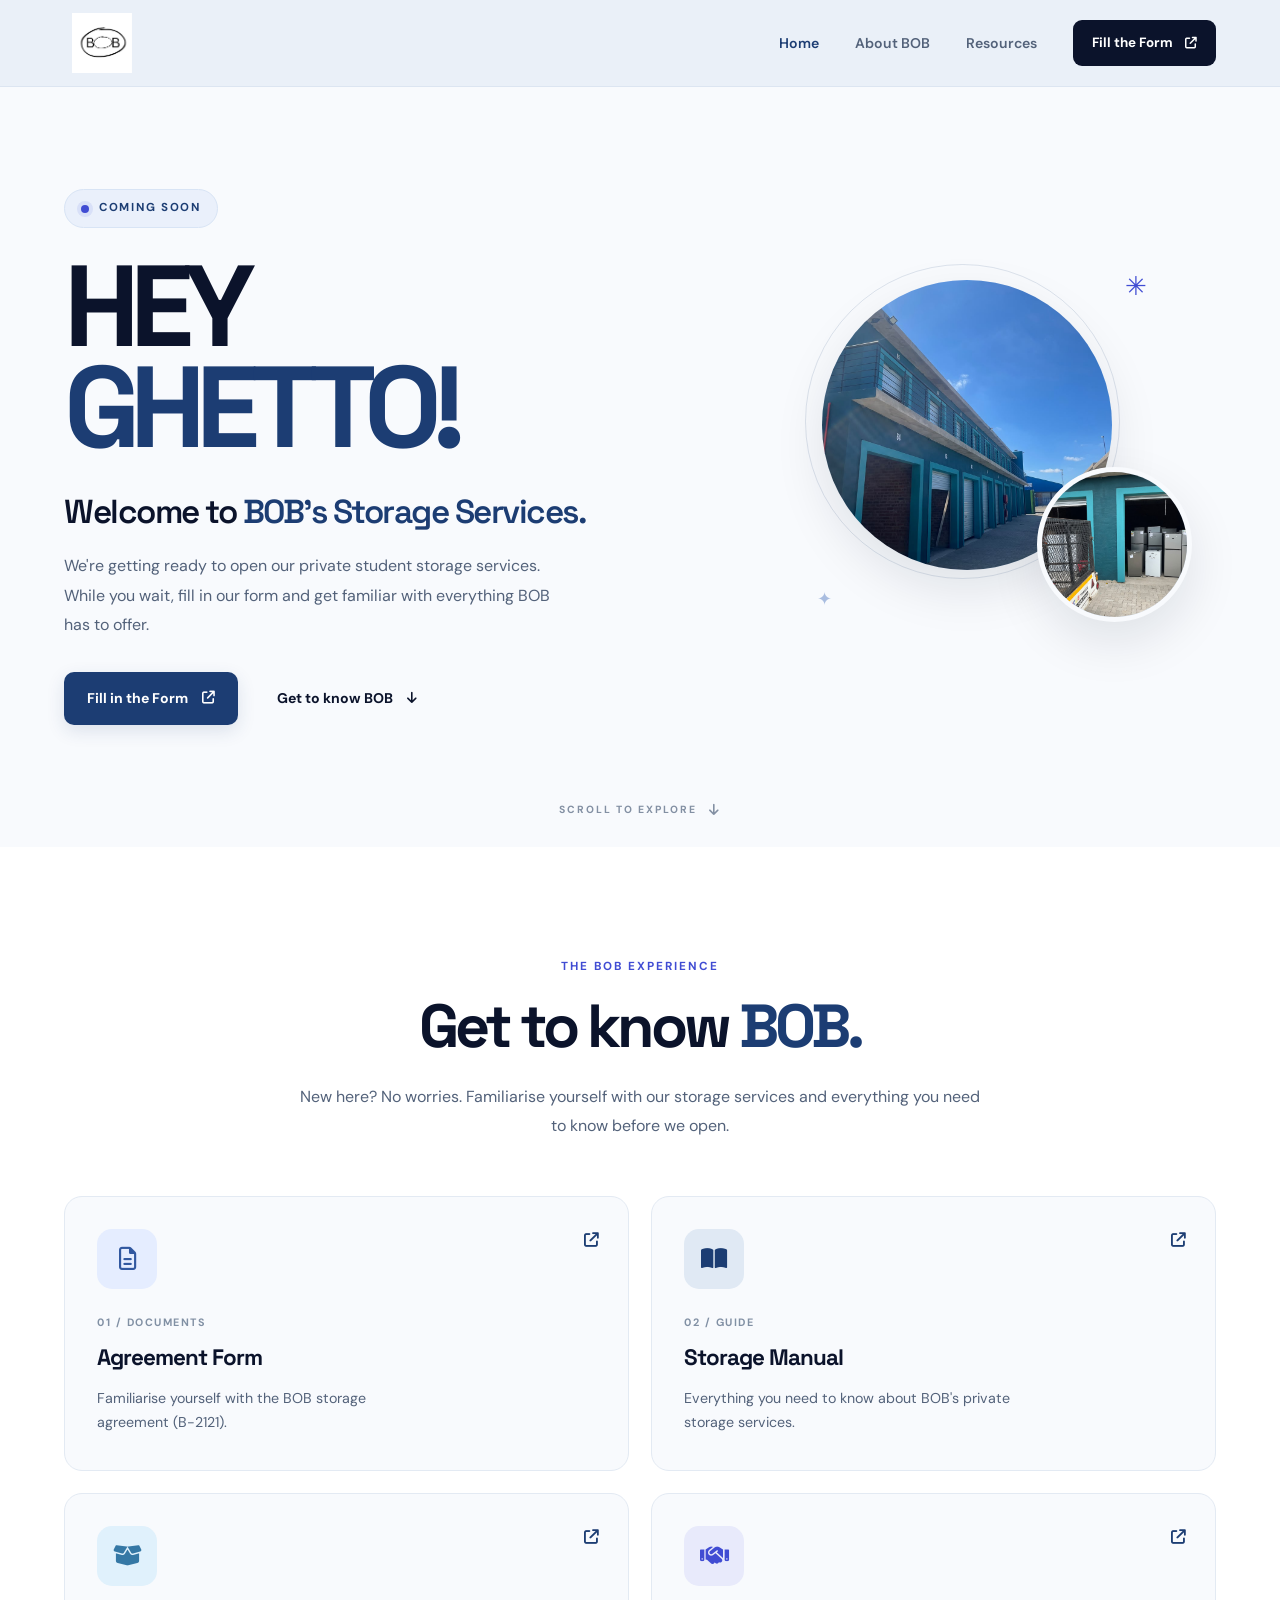
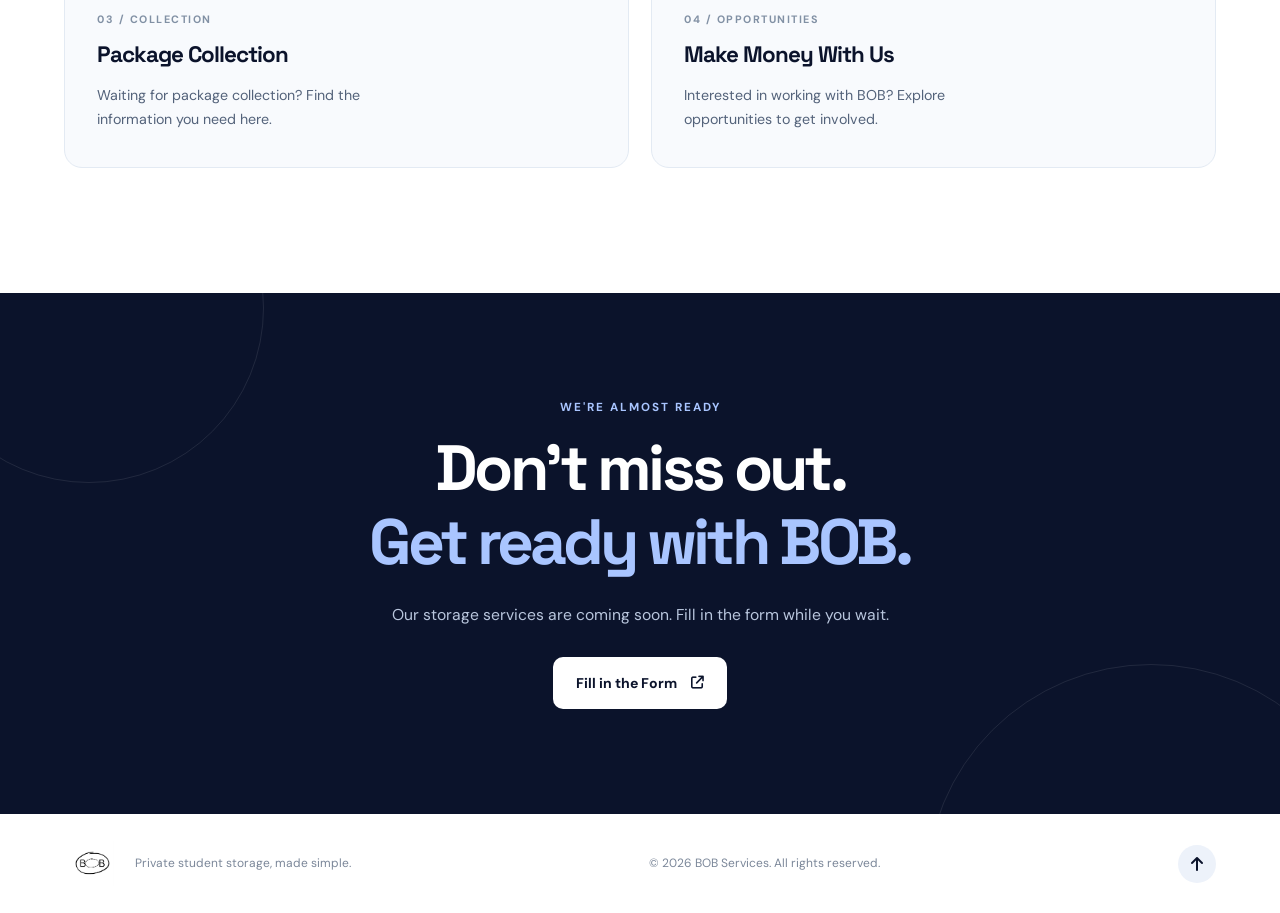
<file: index.html>
<!DOCTYPE html>
<html lang="en">
<head>
    <meta charset="UTF-8">
    <meta name="viewport" content="width=device-width, initial-scale=1.0">
    <meta name="theme-color" content="#F8FAFD">

    <title>BOB Storage Services | Coming Soon</title>
    <meta name="description" content="BOB Storage Services is coming soon. Private student storage for University of Limpopo students.">

    <!-- Google Fonts -->
    <link rel="preconnect" href="https://fonts.googleapis.com">
    <link rel="preconnect" href="https://fonts.gstatic.com" crossorigin>
    <link href="https://fonts.googleapis.com/css2?family=DM+Sans:wght@400;500;600;700&family=Space+Grotesk:wght@400;500;600;700&display=swap" rel="stylesheet">

    <!-- Icons -->
    <link rel="stylesheet" href="https://cdnjs.cloudflare.com/ajax/libs/font-awesome/6.7.2/css/all.min.css">

    <!-- CSS -->
    <link rel="stylesheet" href="style.css">

    <!-- JavaScript -->
    <script src="script.js" defer></script>
</head>

<body>

    <!-- NAVIGATION -->
    <header class="site-header" id="header">
        <nav class="navbar container" aria-label="Main navigation">

            <a href="#home" class="brand" aria-label="BOB Storage Services Home">
                <img src="images/logo.jpeg" alt="BOB Services Logo" class="brand-logo">
            </a>

            <button class="menu-toggle" id="menuToggle"
                    aria-label="Open navigation menu"
                    aria-expanded="false"
                    aria-controls="navLinks">
                <span></span>
                <span></span>
                <span></span>
            </button>

            <div class="nav-links" id="navLinks">
                <a href="#home" class="nav-link active">Home</a>
                <a href="about.html" class="nav-link">About BOB</a>
                <a href="#about" class="nav-link">Resources</a>
                <a href="https://forms.google.com/"
                   class="nav-cta form-link"
                   target="_blank"
                   rel="noopener noreferrer">
                    Fill the Form
                    <i class="fa-solid fa-arrow-up-right-from-square"></i>
                </a>
            </div>

        </nav>
    </header>

    <main>

        <!-- HERO SECTION -->
        <section class="hero" id="home">
            <div class="container hero-container">

                <!-- LEFT: TEXT -->
                <div class="hero-content">

                    <div class="coming-soon">
                        <span class="status-dot"></span>
                        COMING SOON
                    </div>

                    <h1 class="hero-title">
                        HEY<br>
                        <span class="hero-highlight">GHETTO!</span>
                    </h1>

                    <h2 class="hero-subtitle">
                        Welcome to <span>BOB's Storage Services.</span>
                    </h2>

                    <p class="hero-description">
                        We're getting ready to open
                        our private student storage services.
                        While you wait, fill in our form and get
                        familiar with everything BOB has to offer.
                    </p>

                    <div class="hero-actions">
                        <a href="https://forms.google.com/"
                           class="btn btn-primary form-link"
                           target="_blank"
                           rel="noopener noreferrer">
                            Fill in the Form
                            <i class="fa-solid fa-arrow-up-right-from-square"></i>
                        </a>

                        <a href="#about" class="btn btn-text">
                            Get to know BOB
                            <i class="fa-solid fa-arrow-down"></i>
                        </a>
                    </div>

                

                </div>

                <!-- RIGHT: OVERLAPPING CIRCULAR IMAGES -->
                <div class="hero-visual" aria-label="Student storage photography">

                    <div class="circle-decoration"></div>

                    <div class="photo-circle photo-circle-large">
                        <img
                            src="images/pic1.jpeg"
                            alt="University student packing belongings"
                            fetchpriority="high">
                    </div>

                    <div class="photo-circle photo-circle-small">
                        <img
                            src="images/pic3.jpeg"
                            alt="Packed boxes and student belongings">
                    </div>

                    <span class="visual-sparkle sparkle-one" aria-hidden="true">✳</span>
                    <span class="visual-sparkle sparkle-two" aria-hidden="true">✦</span>

                </div>

            </div>

            <a href="#about" class="scroll-indicator" aria-label="Scroll to learn more">
                <span>SCROLL TO EXPLORE</span>
                <i class="fa-solid fa-arrow-down"></i>
            </a>
        </section>

        <!-- ABOUT / RESOURCES -->
        <section class="about-section" id="about">
            <div class="container">

                <div class="section-heading reveal">
                    <span class="section-eyebrow">THE BOB EXPERIENCE</span>

                    <h2>
                        Get to know <span>BOB.</span>
                    </h2>

                    <p>
                        New here? No worries. Familiarise yourself
                        with our storage services and everything
                        you need to know before we open.
                    </p>
                </div>

                <div class="resources-grid">

                    <!-- AGREEMENT FORM -->
                    <a href="#"
                       class="resource-card reveal resource-link"
                       data-resource="agreement"
                       target="_blank"
                       rel="noopener noreferrer">

                        <div class="resource-icon icon-blue">
                            <i class="fa-regular fa-file-lines"></i>
                        </div>

                        <div class="resource-content">
                            <span class="resource-number">01 / DOCUMENTS</span>
                            <h3>Agreement Form</h3>
                            <p>
                                Familiarise yourself with the
                                BOB storage agreement (B-2121).
                            </p>
                        </div>

                        <span class="resource-arrow">
                            <i class="fa-solid fa-arrow-up-right-from-square"></i>
                        </span>
                    </a>

                    <!-- STORAGE MANUAL -->
                    <a href="#"
                       class="resource-card reveal resource-link"
                       data-resource="manual"
                       target="_blank"
                       rel="noopener noreferrer">

                        <div class="resource-icon icon-navy">
                            <i class="fa-solid fa-book-open"></i>
                        </div>

                        <div class="resource-content">
                            <span class="resource-number">02 / GUIDE</span>
                            <h3>Storage Manual</h3>
                            <p>
                                Everything you need to know about
                                BOB's private storage services.
                            </p>
                        </div>

                        <span class="resource-arrow">
                            <i class="fa-solid fa-arrow-up-right-from-square"></i>
                        </span>
                    </a>

                    <!-- PACKAGE COLLECTION -->
                    <a href="#"
                       class="resource-card reveal resource-link"
                       data-resource="collection"
                       target="_blank"
                       rel="noopener noreferrer">

                        <div class="resource-icon icon-sky">
                            <i class="fa-solid fa-box-open"></i>
                        </div>

                        <div class="resource-content">
                            <span class="resource-number">03 / COLLECTION</span>
                            <h3>Package Collection</h3>
                            <p>
                                Waiting for package collection?
                                Find the information you need here.
                            </p>
                        </div>

                        <span class="resource-arrow">
                            <i class="fa-solid fa-arrow-up-right-from-square"></i>
                        </span>
                    </a>

                    <!-- MAKE MONEY WITH US -->
                    <a href="#"
                       class="resource-card reveal resource-link"
                       data-resource="earn"
                       target="_blank"
                       rel="noopener noreferrer">

                        <div class="resource-icon icon-light">
                            <i class="fa-solid fa-handshake"></i>
                        </div>

                        <div class="resource-content">
                            <span class="resource-number">04 / OPPORTUNITIES</span>
                            <h3>Make Money With Us</h3>
                            <p>
                                Interested in working with BOB?
                                Explore opportunities to get involved.
                            </p>
                        </div>

                        <span class="resource-arrow">
                            <i class="fa-solid fa-arrow-up-right-from-square"></i>
                        </span>
                    </a>

                </div>

            </div>
        </section>

        <!-- BOTTOM CTA -->
        <section class="bottom-cta">
            <div class="container">

                <div class="cta-content reveal">
                    <span class="section-eyebrow">WE'RE ALMOST READY</span>

                    <h2>
                        Don't miss out.<br>
                        <span>Get ready with BOB.</span>
                    </h2>

                    <p>
                        Our storage services are coming soon.
                        Fill in the form while you wait.
                    </p>

                    <a href="https://forms.google.com/"
                       class="btn btn-white form-link"
                       target="_blank"
                       rel="noopener noreferrer">
                        Fill in the Form
                        <i class="fa-solid fa-arrow-up-right-from-square"></i>
                    </a>
                </div>

                <div class="cta-decor decor-one"></div>
                <div class="cta-decor decor-two"></div>

            </div>
        </section>

    </main>

    <!-- FOOTER -->
    <footer class="footer">
        <div class="container footer-inner">

            <div class="footer-brand">
                <img src="images/logo.jpeg" alt="BOB Services Logo">
                <span>Private student storage, made simple.</span>
            </div>

            <p>
                &copy; <span id="currentYear"></span>
                BOB Services. All rights reserved.
            </p>

            <a href="#home" class="back-to-top" aria-label="Back to top">
                <i class="fa-solid fa-arrow-up"></i>
            </a>

        </div>
    </footer>

</body>
</html>
</file>
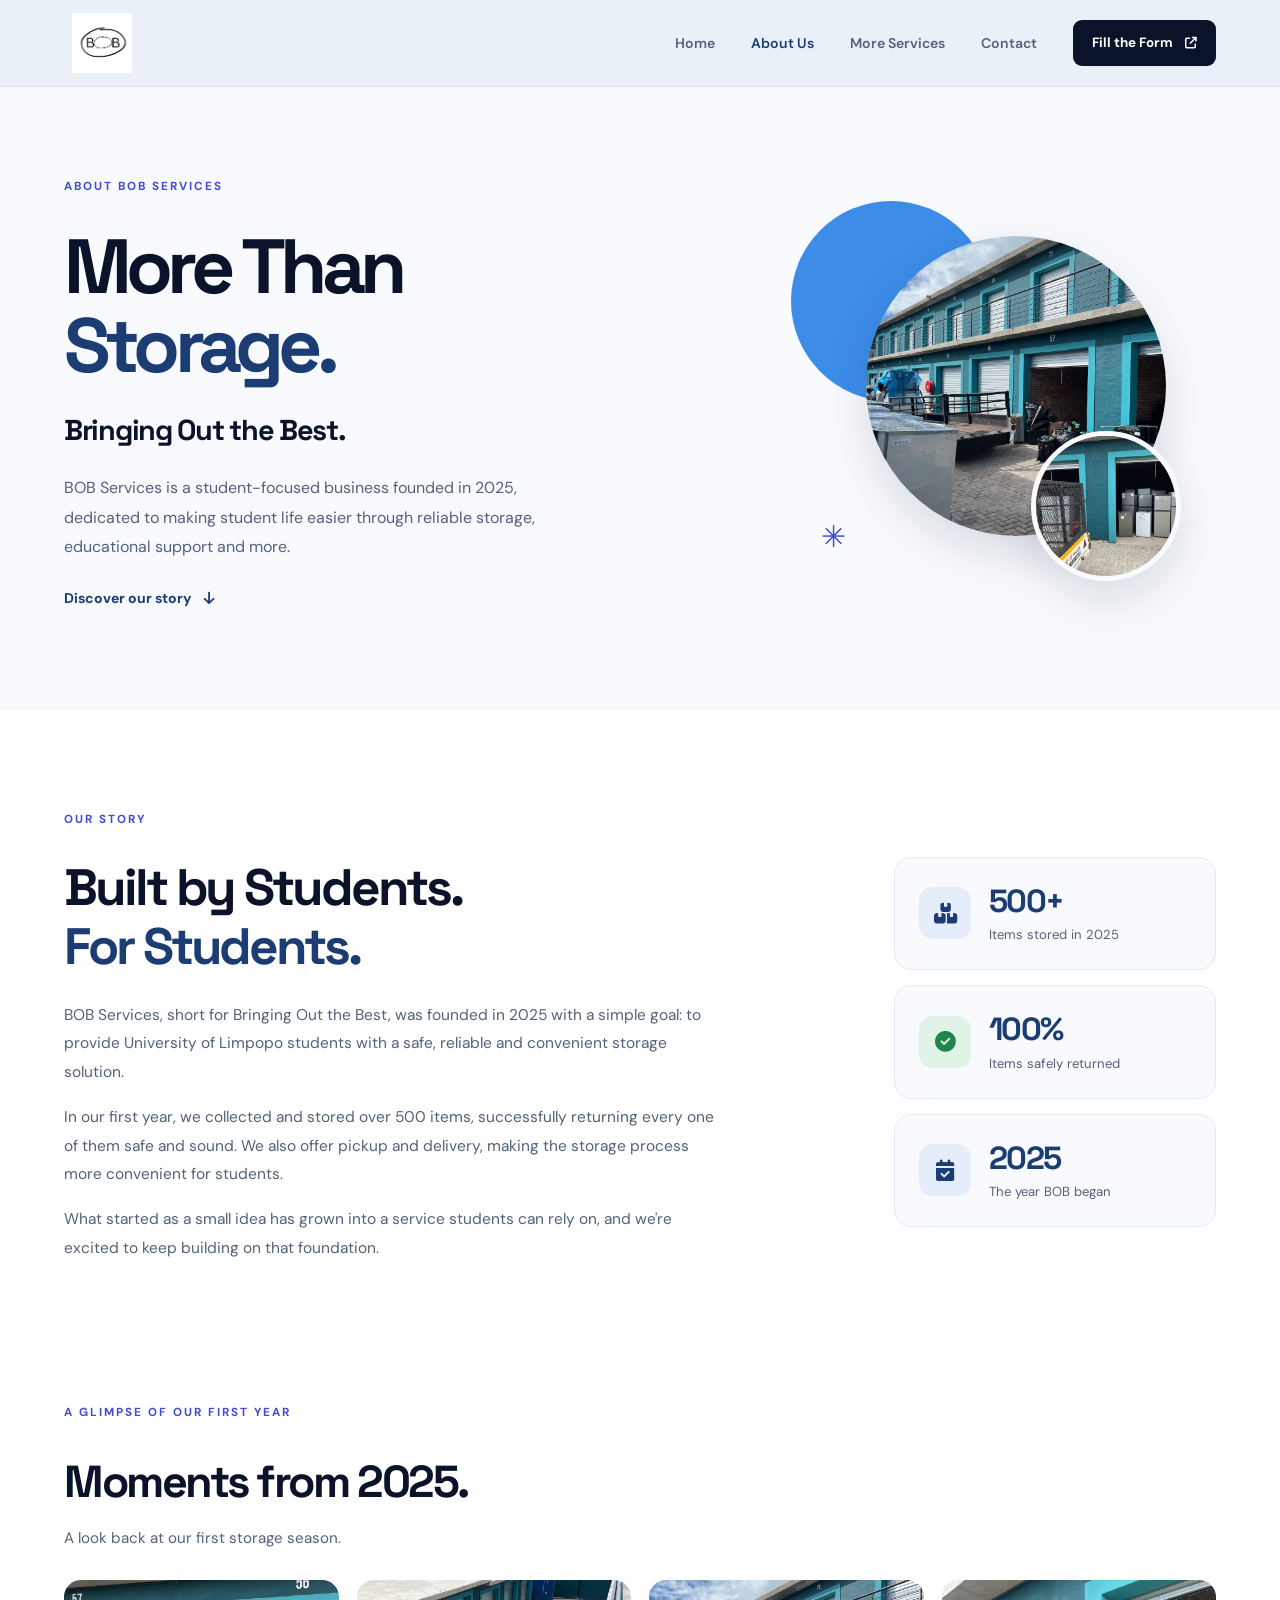
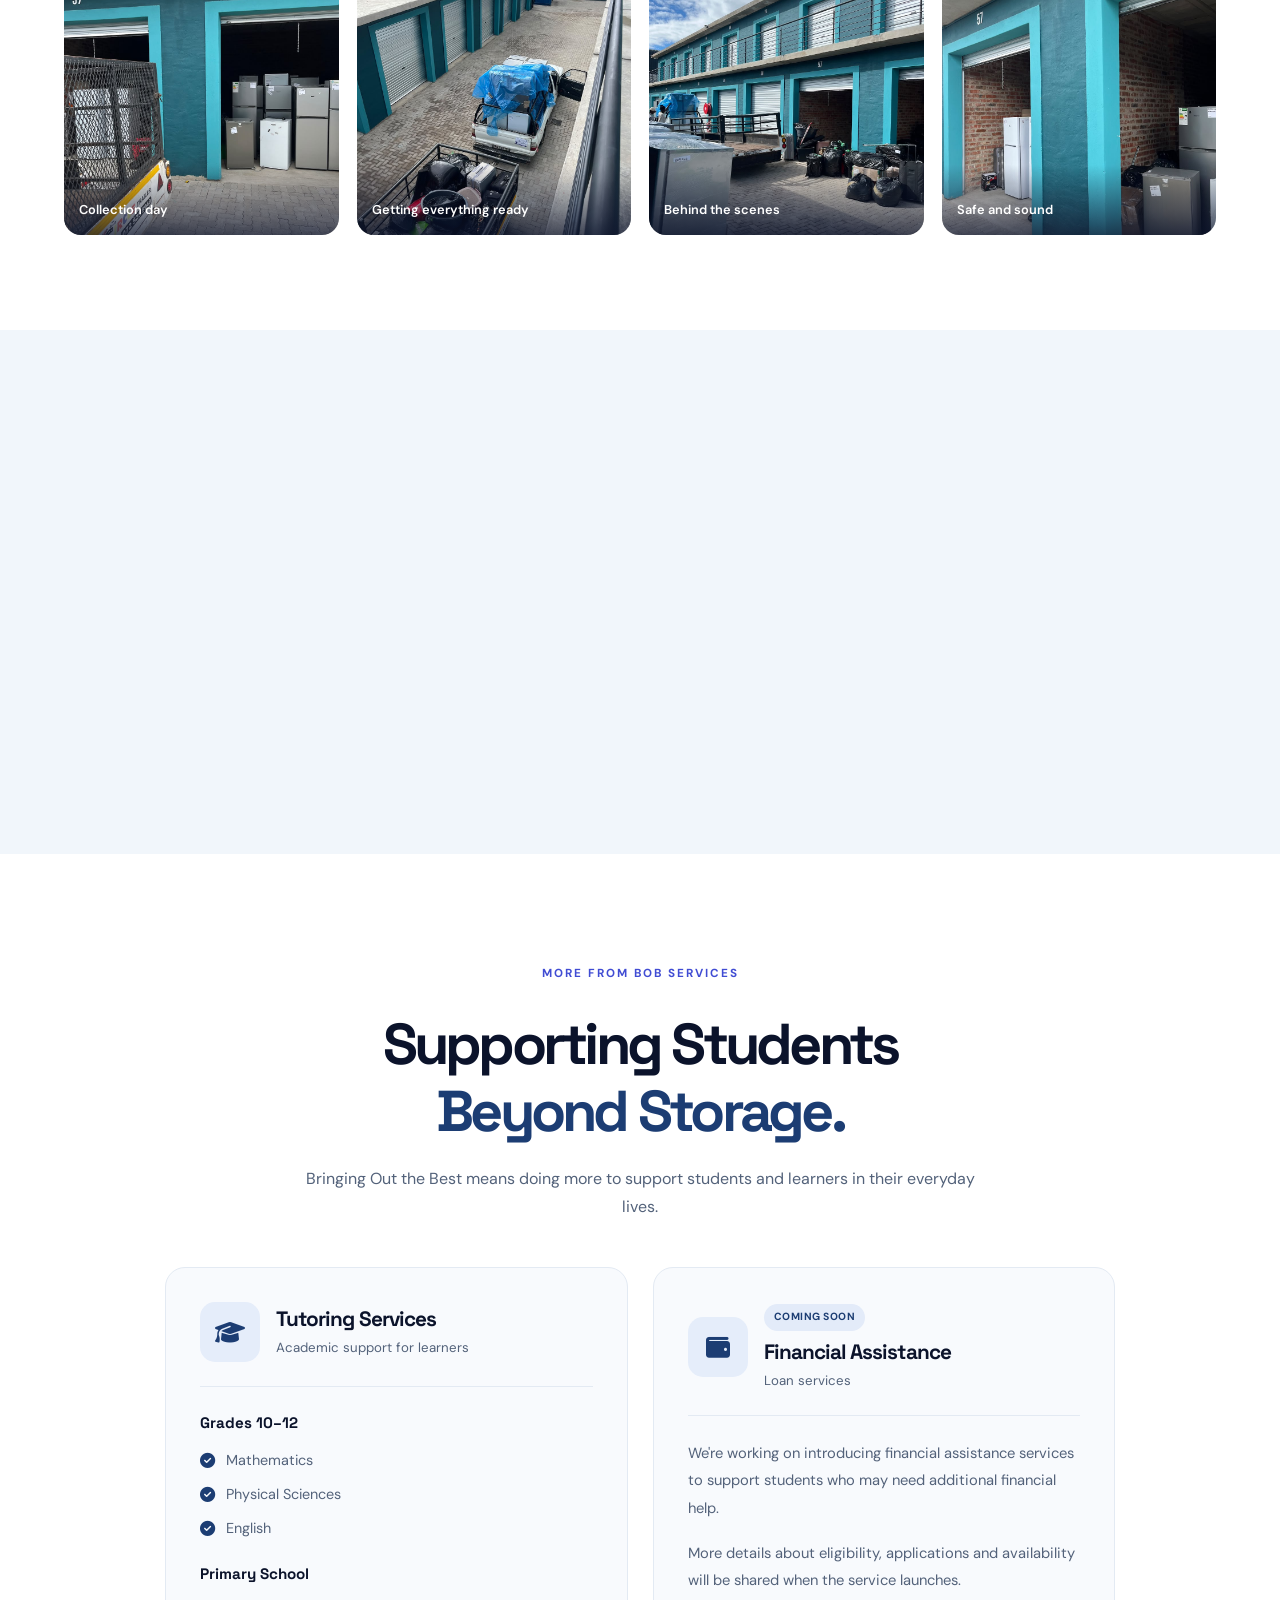
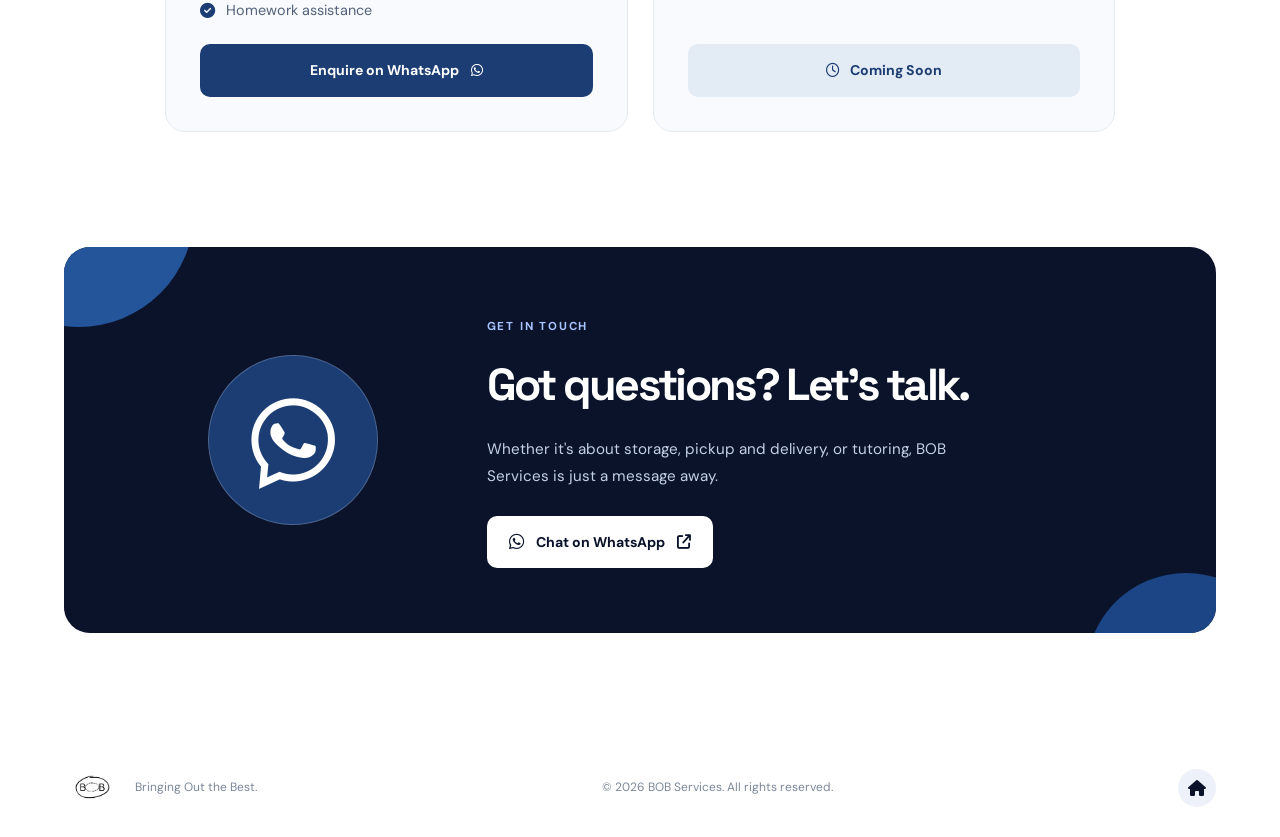
<file: about.html>
<!DOCTYPE html>
<html lang="en">
<head>
    <meta charset="UTF-8">
    <meta name="viewport" content="width=device-width, initial-scale=1.0">

    <title>About Us | BOB Services</title>

    <link rel="preconnect" href="https://fonts.googleapis.com">
    <link rel="preconnect" href="https://fonts.gstatic.com" crossorigin>
    <link href="https://fonts.googleapis.com/css2?family=DM+Sans:wght@400;500;600;700&family=Space+Grotesk:wght@400;500;600;700&display=swap" rel="stylesheet">

    <link rel="stylesheet" href="https://cdnjs.cloudflare.com/ajax/libs/font-awesome/6.7.2/css/all.min.css">
    <link rel="stylesheet" href="style.css">

    <script src="script.js" defer></script>
</head>

<body>

    <!-- NAVIGATION -->
    <header class="site-header" id="header">
        <nav class="navbar container">

            <a href="index.html" class="brand">
                <img src="images/logo.jpeg" alt="BOB Services Logo" class="brand-logo">
            </a>

            <button class="menu-toggle" id="menuToggle"
                    aria-label="Open navigation menu"
                    aria-expanded="false"
                    aria-controls="navLinks">
                <span></span>
                <span></span>
                <span></span>
            </button>

            <div class="nav-links" id="navLinks">
                <a href="index.html" class="nav-link">Home</a>
                <a href="about.html" class="nav-link active" aria-current="page">About Us</a>
                <a href="#more-services" class="nav-link">More Services</a>
                <a href="#contact" class="nav-link">Contact</a>
                <a href="https://forms.google.com/"
                   class="nav-cta form-link"
                   target="_blank"
                   rel="noopener noreferrer">
                    Fill the Form
                    <i class="fa-solid fa-arrow-up-right-from-square"></i>
                </a>
            </div>

        </nav>
    </header>

    <main>

        <!-- ABOUT HERO -->
        <section class="about-hero">
            <div class="container about-hero-grid">

                <div class="about-hero-content">

                    <span class="section-eyebrow">ABOUT BOB SERVICES</span>

                    <h1>
                        More Than<br>
                        <span>Storage.</span>
                    </h1>

                    <h2>Bringing Out the Best.</h2>

                    <p>
                        BOB Services is a student-focused business founded
                        in 2025, dedicated to making student life easier
                        through reliable storage, educational support
                        and more.
                    </p>

                    <a href="#our-story" class="about-explore">
                        Discover our story
                        <i class="fa-solid fa-arrow-down"></i>
                    </a>

                </div>

                <!-- OVERLAPPING CIRCULAR PHOTOGRAPHS -->
                <div class="about-hero-visual">

                    <div class="about-blue-circle"></div>

                    <div class="about-photo-large">
                        <img src="images/pic6.jpeg"
                             alt="BOB Services team with student storage boxes">
                    </div>

                    <div class="about-photo-small">
                        <img src="images/pic3.jpeg"
                             alt="Packed student belongings">
                    </div>

                    <span class="about-sparkle" aria-hidden="true">✳</span>

                </div>

            </div>
        </section>

        <!-- OUR STORY -->
        <section class="our-story-section" id="our-story">
            <div class="container story-grid">

                <div class="story-content reveal">

                    <span class="section-eyebrow">OUR STORY</span>

                    <h2>
                        Built by Students.<br>
                        <span>For Students.</span>
                    </h2>

                    <p>
                        BOB Services, short for Bringing Out the Best,
                        was founded in 2025 with a simple goal:
                        to provide University of Limpopo students
                        with a safe, reliable and convenient
                        storage solution.
                    </p>

                    <p>
                        In our first year, we collected and stored
                        over 500 items, successfully returning
                        every one of them safe and sound.
                        We also offer pickup and delivery,
                        making the storage process more
                        convenient for students.
                    </p>

                    <p>
                        What started as a small idea has grown
                        into a service students can rely on,
                        and we're excited to keep building
                        on that foundation.
                    </p>

                </div>

                <div class="story-stats reveal">

                    <div class="stat-card">
                        <div class="stat-icon">
                            <i class="fa-solid fa-boxes-stacked"></i>
                        </div>

                        <div>
                            <strong>500+</strong>
                            <span>Items stored in 2025</span>
                        </div>
                    </div>

                    <div class="stat-card">
                        <div class="stat-icon stat-icon-green">
                            <i class="fa-solid fa-circle-check"></i>
                        </div>

                        <div>
                            <strong>100%</strong>
                            <span>Items safely returned</span>
                        </div>
                    </div>

                    <div class="stat-card">
                        <div class="stat-icon">
                            <i class="fa-solid fa-calendar-check"></i>
                        </div>

                        <div>
                            <strong>2025</strong>
                            <span>The year BOB began</span>
                        </div>
                    </div>

                </div>

            </div>
        </section>

        <!-- PHOTO GALLERY -->
        <section class="about-gallery-section">
            <div class="container">

                <div class="gallery-heading reveal">
                    <span class="section-eyebrow">A GLIMPSE OF OUR FIRST YEAR</span>
                    <h2>Moments from 2025.</h2>
                    <p>
                        A look back at our first storage season.
                    </p>
                </div>

                <div class="about-gallery">

                    <figure class="gallery-photo reveal">
                        <img src="images/pic3.jpeg"
                             alt="BOB Services collecting student belongings"
                             loading="lazy">
                        <figcaption>Collection day</figcaption>
                    </figure>

                    <figure class="gallery-photo reveal">
                        <img src="images/pic5.jpeg"
                             alt="Boxes and belongings prepared for storage"
                             loading="lazy">
                        <figcaption>Getting everything ready</figcaption>
                    </figure>

                    <figure class="gallery-photo reveal">
                        <img src="images/pic6.jpeg"
                             alt="BOB team handling storage boxes"
                             loading="lazy">
                        <figcaption>Behind the scenes</figcaption>
                    </figure>

                    <figure class="gallery-photo reveal">
                        <img src="images/pic4.jpeg"
                             alt="Student belongings safely stored"
                             loading="lazy">
                        <figcaption>Safe and sound</figcaption>
                    </figure>

                </div>

            </div>
        </section>

        <!-- QUALITY SEALS -->
        <section class="quality-section">
            <div class="container">

                <div class="quality-heading reveal">
                    <span class="section-eyebrow">WHY CHOOSE BOB?</span>
                    <h2>Reliable. Convenient. Student-Focused.</h2>
                </div>

                <div class="quality-seals">

                    <!-- RELIABLE STORAGE -->
                    <div class="quality-seal reveal">
                        <div class="seal-inner">
                            <div class="seal-stars">★ ★ ★</div>

                            <i class="fa-solid fa-shield-halved"></i>

                            <strong>RELIABLE</strong>
                            <span>STORAGE</span>

                            <div class="seal-bottom">★ BOB ★</div>
                        </div>
                    </div>

                    <!-- PICKUP AND DELIVERY -->
                    <div class="quality-seal reveal">
                        <div class="seal-inner">
                            <div class="seal-stars">★ ★ ★</div>

                            <i class="fa-solid fa-truck-fast"></i>

                            <strong>PICKUP &</strong>
                            <span>DELIVERY</span>

                            <div class="seal-bottom">★ BOB ★</div>
                        </div>
                    </div>

                    <!-- SAFE RETURNS -->
                    <div class="quality-seal reveal">
                        <div class="seal-inner">
                            <div class="seal-stars">★ ★ ★</div>

                            <i class="fa-solid fa-box-open"></i>

                            <strong>SAFE</strong>
                            <span>RETURNS</span>

                            <div class="seal-bottom">★ BOB ★</div>
                        </div>
                    </div>

                </div>

            </div>
        </section>

        <!-- MORE SERVICES -->
        <section class="more-services-section" id="more-services">
            <div class="container">

                <div class="services-heading reveal">
                    <span class="section-eyebrow">MORE FROM BOB SERVICES</span>

                    <h2>
                        Supporting Students<br>
                        <span>Beyond Storage.</span>
                    </h2>

                    <p>
                        Bringing Out the Best means doing more
                        to support students and learners
                        in their everyday lives.
                    </p>
                </div>

                <div class="about-services-grid">

                    <!-- TUTORING -->
                    <article class="about-service-card reveal">

                        <div class="service-card-top">
                            <div class="about-service-icon">
                                <i class="fa-solid fa-graduation-cap"></i>
                            </div>

                            <div>
                                <h3>Tutoring Services</h3>
                                <p>Academic support for learners</p>
                            </div>
                        </div>

                        <div class="service-divider"></div>

                        <h4>Grades 10–12</h4>

                        <ul class="service-list">
                            <li>
                                <i class="fa-solid fa-circle-check"></i>
                                Mathematics
                            </li>
                            <li>
                                <i class="fa-solid fa-circle-check"></i>
                                Physical Sciences
                            </li>
                            <li>
                                <i class="fa-solid fa-circle-check"></i>
                                English
                            </li>
                        </ul>

                        <h4>Primary School</h4>

                        <ul class="service-list">
                            <li>
                                <i class="fa-solid fa-circle-check"></i>
                                Homework assistance
                            </li>
                        </ul>

                        <a href="#"
                           class="service-whatsapp-btn whatsapp-link"
                           data-message="Hi BOB Services, I would like to enquire about tutoring services."
                           target="_blank"
                           rel="noopener noreferrer">
                            Enquire on WhatsApp
                            <i class="fa-brands fa-whatsapp"></i>
                        </a>

                    </article>

                    <!-- FINANCIAL ASSISTANCE -->
                    <article class="about-service-card reveal">

                        <div class="service-card-top">
                            <div class="about-service-icon">
                                <i class="fa-solid fa-wallet"></i>
                            </div>

                            <div>
                                <span class="service-coming-soon">COMING SOON</span>
                                <h3>Financial Assistance</h3>
                                <p>Loan services</p>
                            </div>
                        </div>

                        <div class="service-divider"></div>

                        <p class="financial-description">
                            We're working on introducing financial
                            assistance services to support students
                            who may need additional financial help.
                        </p>

                        <p class="financial-description">
                            More details about eligibility,
                            applications and availability
                            will be shared when the service launches.
                        </p>

                        <div class="coming-soon-button">
                            <i class="fa-regular fa-clock"></i>
                            Coming Soon
                        </div>

                    </article>

                </div>

            </div>
        </section>

        <!-- CONTACT -->
        <section class="about-contact-section" id="contact">
            <div class="container">

                <div class="about-contact-card reveal">

                    <div class="contact-decor contact-decor-one"></div>
                    <div class="contact-decor contact-decor-two"></div>

                    <div class="contact-illustration">
                        <div class="contact-circle">
                            <i class="fa-brands fa-whatsapp"></i>
                        </div>
                    </div>

                    <div class="contact-content">

                        <span class="contact-eyebrow">GET IN TOUCH</span>

                        <h2>Got questions? Let's talk.</h2>

                        <p>
                            Whether it's about storage, pickup and
                            delivery, or tutoring, BOB Services
                            is just a message away.
                        </p>

                        <a href="#"
                           class="contact-whatsapp-btn whatsapp-link"
                           data-message="Hi BOB Services, I would like to make an enquiry."
                           target="_blank"
                           rel="noopener noreferrer">
                            <i class="fa-brands fa-whatsapp"></i>
                            Chat on WhatsApp
                            <i class="fa-solid fa-arrow-up-right-from-square"></i>
                        </a>

                    </div>

                </div>

            </div>
        </section>

    </main>

    <!-- FOOTER -->
    <footer class="footer">
        <div class="container footer-inner">

            <div class="footer-brand">
                <img src="images/logo.jpeg" alt="BOB Services Logo">
                <span>Bringing Out the Best.</span>
            </div>

            <p>
                &copy; <span id="currentYear"></span>
                BOB Services. All rights reserved.
            </p>

            <a href="index.html" class="back-to-top" aria-label="Back to homepage">
                <i class="fa-solid fa-house"></i>
            </a>

        </div>
    </footer>

</body>
</html>
</file>
<file: style.css>
/* ==========================================
   BOB STORAGE SERVICES
   Main Stylesheet
========================================== */

:root {
    --navy: #0B132B;
    --blue: #1C3D73;
    --blue-bright: #404CD3;
    --blue-soft: #DCE8F7;
    --background: #F8FAFD;
    --white: #FFFFFF;
    --text: #0B132B;
    --text-muted: #53627A;
    --border: #E3EAF3;

    --font-heading: 'Space Grotesk', sans-serif;
    --font-body: 'DM Sans', sans-serif;

    --radius: 18px;
    --transition: 0.3s ease;
}

/* RESET */

* {
    margin: 0;
    padding: 0;
    box-sizing: border-box;
}

html {
    scroll-behavior: smooth;
    scroll-padding-top: 90px;
}

body {
    font-family: var(--font-body);
    background: var(--background);
    color: var(--text);
    line-height: 1.6;
    overflow-x: hidden;
}

a {
    text-decoration: none;
    color: inherit;
}

button {
    font: inherit;
}

img {
    max-width: 100%;
    display: block;
}

.container {
    width: min(1160px, 90%);
    margin: 0 auto;
}

::selection {
    background: var(--blue-soft);
    color: var(--navy);
}

/* ==========================================
   NAVIGATION
========================================== */


.site-header {
    position: sticky;
    top: 0;
    z-index: 1000;
    background: #EAF0F8;
    border-bottom: 1px solid #DCE5F1;
    transition: var(--transition);
}

.site-header.scrolled {
    background: rgba(234, 240, 248, 0.97);
    backdrop-filter: blur(15px);
    -webkit-backdrop-filter: blur(15px);
    box-shadow: 0 4px 20px rgba(11, 19, 43, 0.05);
}


.navbar {
    min-height: 86px;
    display: flex;
    align-items: center;
    justify-content: space-between;
    gap: 30px;
}

.brand {
    display: flex;
    align-items: center;
    flex-shrink: 0;
}

.brand-logo {
    width: 76px;
    height: 60px;
    object-fit: contain;
}

.nav-links {
    display: flex;
    align-items: center;
    gap: 36px;
}

.nav-link {
    font-size: 0.88rem;
    font-weight: 600;
    color: var(--text-muted);
    transition: color var(--transition);
}

.nav-link:hover,
.nav-link.active {
    color: var(--blue);
}

.nav-cta {
    background: var(--navy);
    color: var(--white);
    padding: 12px 19px;
    border-radius: 9px;
    font-size: 0.84rem;
    font-weight: 700;
    display: inline-flex;
    align-items: center;
    gap: 12px;
    transition: var(--transition);
}

.nav-cta:hover {
    background: var(--blue);
    transform: translateY(-2px);
}

.nav-cta i {
    font-size: 0.75rem;
}

.menu-toggle {
    display: none;
    background: transparent;
    border: 0;
    cursor: pointer;
    padding: 8px;
}

/* ==========================================
   HERO
========================================== */

.hero {
    position: relative;
    min-height: min(760px, calc(100svh - 86px));
    display: flex;
    flex-direction: column;
    justify-content: center;
    overflow: hidden;
}

.hero-container {
    display: grid;
    grid-template-columns: 1.2fr 0.8fr;
    align-items: center;
    gap: 55px;
    padding-top: 55px;
    padding-bottom: 75px;
}

.hero-content {
    position: relative;
    z-index: 2;
    max-width: 650px;
}

.coming-soon {
    display: inline-flex;
    align-items: center;
    gap: 10px;
    background: #EAF0FB;
    color: var(--blue);
    border: 1px solid #D8E4F5;
    border-radius: 100px;
    padding: 9px 16px;
    font-size: 0.72rem;
    font-weight: 700;
    letter-spacing: 1.7px;
    margin-bottom: 28px;
}

.status-dot {
    width: 8px;
    height: 8px;
    border-radius: 50%;
    background: var(--blue-bright);
    box-shadow: 0 0 0 4px rgba(64, 76, 211, 0.1);
}

.hero-title {
    font-family: var(--font-heading);
    font-size: clamp(5rem, 9vw, 8.8rem);
    font-weight: 700;
    line-height: 0.88;
    letter-spacing: -0.085em;
    color: var(--navy);
    margin-bottom: 32px;
}

.hero-highlight {
    color: var(--blue);
}

.hero-subtitle {
    font-family: var(--font-heading);
    font-size: clamp(1.45rem, 2.6vw, 2.1rem);
    font-weight: 600;
    letter-spacing: -0.045em;
    line-height: 1.25;
    margin-bottom: 19px;
}

.hero-subtitle span {
    color: var(--blue);
}

.hero-description {
    font-size: 1rem;
    color: var(--text-muted);
    line-height: 1.85;
    max-width: 490px;
    margin-bottom: 32px;
}

.hero-actions {
    display: flex;
    align-items: center;
    flex-wrap: wrap;
    gap: 16px;
}

.btn {
    display: inline-flex;
    justify-content: center;
    align-items: center;
    gap: 14px;
    padding: 15px 23px;
    border-radius: 10px;
    font-size: 0.88rem;
    font-weight: 700;
    transition: var(--transition);
    white-space: nowrap;
}

.btn i {
    font-size: 0.8rem;
}

.btn-primary {
    background: var(--blue);
    color: var(--white);
    box-shadow: 0 6px 18px rgba(28, 61, 115, 0.13);
}

.btn-primary:hover {
    background: var(--navy);
    transform: translateY(-3px);
    box-shadow: 0 10px 24px rgba(28, 61, 115, 0.2);
}

.btn-text {
    color: var(--navy);
}

.btn-text:hover {
    color: var(--blue-bright);
}

.btn-text i {
    transition: transform var(--transition);
}

.btn-text:hover i {
    transform: translateY(4px);
}

.hero-location {
    display: flex;
    align-items: center;
    gap: 9px;
    margin-top: 40px;
    color: #7A8799;
    font-size: 0.78rem;
    font-weight: 500;
}

.hero-location i {
    color: var(--blue);
}

/* ==========================================
   OVERLAPPING CIRCULAR PHOTOGRAPHS
========================================== */

.hero-visual {
    position: relative;
    width: 100%;
    max-width: 390px;
    height: 390px;
    margin: 0 auto;
}

.photo-circle {
    position: absolute;
    border-radius: 50%;
    overflow: hidden;
    background: var(--blue-soft);
    box-shadow: 0 20px 50px rgba(11, 19, 43, 0.10);
}

.photo-circle img {
    width: 100%;
    height: 100%;
    object-fit: cover;
    transition: transform 0.6s ease;
}

.photo-circle:hover img {
    transform: scale(1.07);
}

/* Large circle: upper left */

.photo-circle-large {
    width: 290px;
    height: 290px;
    top: 18px;
    left: 20px;
    z-index: 1;
}

/* Small circle: overlaps lower-right edge */

.photo-circle-small {
    width: 155px;
    height: 155px;
    top: 205px;
    right: 0;
    z-index: 2;
    border: 5px solid var(--background);
}

/* Subtle decorative accent */

.circle-decoration {
    position: absolute;
    width: 315px;
    height: 315px;
    border: 1px solid rgba(28, 61, 115, 0.13);
    border-radius: 50%;
    top: 2px;
    left: 3px;
    z-index: 0;
}

.visual-sparkle {
    position: absolute;
    color: var(--blue-bright);
    pointer-events: none;
}

.sparkle-one {
    top: 4px;
    right: 45px;
    font-size: 26px;
}

.sparkle-two {
    bottom: 38px;
    left: 15px;
    font-size: 18px;
    color: #A9BDE0;
}

/* Scroll indicator */

.scroll-indicator {
    position: absolute;
    bottom: 28px;
    left: 50%;
    transform: translateX(-50%);
    display: flex;
    align-items: center;
    gap: 12px;
    font-size: 0.65rem;
    font-weight: 700;
    letter-spacing: 2px;
    color: #8390A3;
}

.scroll-indicator i {
    font-size: 0.8rem;
    animation: scrollBounce 2s infinite;
}

@keyframes scrollBounce {
    0%, 100% { transform: translateY(0); }
    50% { transform: translateY(5px); }
}

/* ==========================================
   ABOUT / RESOURCES
========================================== */

.about-section {
    padding: 105px 0 125px;
    background: var(--white);
}

.section-heading {
    text-align: center;
    max-width: 680px;
    margin: 0 auto 55px;
}

.section-eyebrow {
    display: inline-block;
    font-size: 0.73rem;
    font-weight: 700;
    letter-spacing: 2px;
    color: var(--blue-bright);
    margin-bottom: 16px;
}

.section-heading h2 {
    font-family: var(--font-heading);
    font-size: clamp(2.4rem, 5vw, 3.8rem);
    line-height: 1.15;
    letter-spacing: -0.065em;
    margin-bottom: 20px;
}

.section-heading h2 span {
    color: var(--blue);
}

.section-heading p {
    color: var(--text-muted);
    font-size: 1rem;
    line-height: 1.85;
}

.resources-grid {
    display: grid;
    grid-template-columns: repeat(2, minmax(0, 1fr));
    gap: 22px;
}

.resource-card {
    position: relative;
    display: flex;
    flex-direction: column;
    align-items: flex-start;
    min-height: 275px;
    background: var(--background);
    border: 1px solid var(--border);
    border-radius: var(--radius);
    padding: 32px;
    transition: var(--transition);
}

.resource-card:hover {
    background: var(--white);
    border-color: #B9CDE8;
    transform: translateY(-6px);
    box-shadow: 0 16px 40px rgba(11, 19, 43, 0.07);
}

.resource-icon {
    width: 60px;
    height: 60px;
    display: flex;
    justify-content: center;
    align-items: center;
    border-radius: 15px;
    margin-bottom: 25px;
    font-size: 1.45rem;
}

.icon-blue {
    background: #E5EDFF;
    color: #3158A0;
}

.icon-navy {
    background: #E0E9F4;
    color: #1C3D73;
}

.icon-sky {
    background: #E0F1FC;
    color: #3578A5;
}

.icon-light {
    background: #E8EAFB;
    color: #404CD3;
}

.resource-number {
    display: block;
    color: #8190A4;
    font-size: 0.67rem;
    font-weight: 700;
    letter-spacing: 1.5px;
    margin-bottom: 9px;
}

.resource-content h3 {
    font-family: var(--font-heading);
    font-size: 1.4rem;
    font-weight: 700;
    letter-spacing: -0.045em;
    margin-bottom: 10px;
}

.resource-content p {
    color: var(--text-muted);
    font-size: 0.89rem;
    line-height: 1.7;
    max-width: 340px;
}

.resource-arrow {
    position: absolute;
    right: 30px;
    top: 32px;
    color: var(--blue);
    font-size: 0.9rem;
    transition: transform var(--transition);
}

.resource-card:hover .resource-arrow {
    transform: translate(3px, -3px);
}

/* ==========================================
   BOTTOM CALL TO ACTION
========================================== */

.bottom-cta {
    position: relative;
    overflow: hidden;
    background: var(--navy);
    color: var(--white);
}

.bottom-cta .container {
    position: relative;
    padding-top: 100px;
    padding-bottom: 105px;
}

.cta-content {
    position: relative;
    z-index: 2;
    text-align: center;
    max-width: 700px;
    margin: 0 auto;
}

.cta-content .section-eyebrow {
    color: #A9C5FF;
}

.cta-content h2 {
    font-family: var(--font-heading);
    font-size: clamp(2.6rem, 5vw, 4.4rem);
    line-height: 1.15;
    letter-spacing: -0.06em;
    margin-bottom: 22px;
}

.cta-content h2 span {
    color: #A9C5FF;
}

.cta-content p {
    color: #B9C6DD;
    font-size: 0.98rem;
    margin-bottom: 30px;
}

.btn-white {
    background: var(--white);
    color: var(--navy);
}

.btn-white:hover {
    background: var(--blue-soft);
    transform: translateY(-3px);
}

.cta-decor {
    position: absolute;
    border: 1px solid rgba(255,255,255,0.09);
    border-radius: 50%;
    pointer-events: none;
}

.decor-one {
    width: 350px;
    height: 350px;
    top: -160px;
    left: -150px;
}

.decor-two {
    width: 450px;
    height: 450px;
    bottom: -300px;
    right: -160px;
}

/* ==========================================
   FOOTER
========================================== */

.footer {
    background: var(--white);
    padding: 27px 0;
}

.footer-inner {
    display: flex;
    align-items: center;
    justify-content: space-between;
    gap: 20px;
}

.footer-brand {
    display: flex;
    align-items: center;
    gap: 16px;
}

.footer-brand img {
    width: 55px;
    height: 45px;
    object-fit: contain;
}

.footer-brand span,
.footer-inner p {
    color: #7B8799;
    font-size: 0.75rem;
}

.back-to-top {
    width: 38px;
    height: 38px;
    display: flex;
    align-items: center;
    justify-content: center;
    background: #EDF2FA;
    color: var(--navy);
    border-radius: 50%;
    transition: var(--transition);
}

.back-to-top:hover {
    background: var(--navy);
    color: var(--white);
}

/* ==========================================
   SCROLL REVEAL
========================================== */

.reveal {
    opacity: 0;
    transform: translateY(25px);
    transition:
        opacity 0.65s ease,
        transform 0.65s ease;
}

.reveal.visible {
    opacity: 1;
    transform: translateY(0);
}

/* ==========================================
   TABLET
========================================== */

@media (max-width: 1000px) {

    .hero-container {
        grid-template-columns: 1.15fr 0.85fr;
        gap: 20px;
    }

    .hero-title {
        font-size: clamp(4.5rem, 9vw, 7rem);
    }

    .hero-visual {
        max-width: 320px;
        height: 330px;
    }

    .photo-circle-large {
        width: 245px;
        height: 245px;
        left: 10px;
    }

    .photo-circle-small {
        width: 135px;
        height: 135px;
        top: 185px;
    }

    .circle-decoration {
        width: 265px;
        height: 265px;
        left: 0;
    }
}

/* ==========================================
   MOBILE
========================================== */

@media (max-width: 768px) {

    .navbar {
        min-height: 72px;
    }

    .brand-logo {
        width: 65px;
        height: 52px;
    }

    .menu-toggle {
        display: flex;
        flex-direction: column;
        justify-content: center;
        gap: 5px;
        z-index: 1002;
    }

    .menu-toggle span {
        width: 24px;
        height: 2px;
        background: var(--navy);
        border-radius: 2px;
        transition: var(--transition);
    }

    .menu-toggle.open span:nth-child(1) {
        transform: translateY(7px) rotate(45deg);
    }

    .menu-toggle.open span:nth-child(2) {
        opacity: 0;
    }

    .menu-toggle.open span:nth-child(3) {
        transform: translateY(-7px) rotate(-45deg);
    }

    .nav-links {
        position: absolute;
        top: 72px;
        left: 0;
        right: 0;
        background: var(--background);
        border-bottom: 1px solid var(--border);
        padding: 24px 5% 30px;
        display: none;
        flex-direction: column;
        align-items: stretch;
        gap: 22px;
        box-shadow: 0 20px 35px rgba(11,19,43,0.06);
    }

    .nav-links.open {
        display: flex;
    }

    .nav-cta {
        justify-content: center;
    }

    .hero {
        min-height: auto;
    }

    .hero-container {
        grid-template-columns: 1fr;
        gap: 15px;
        padding-top: 55px;
        padding-bottom: 70px;
    }

    .hero-content {
        max-width: 100%;
    }

    .hero-title {
        font-size: clamp(4.8rem, 15vw, 7.5rem);
        margin-bottom: 25px;
    }

    .hero-subtitle {
        font-size: clamp(1.45rem, 5vw, 1.9rem);
    }

    .hero-description {
        font-size: 0.95rem;
    }

    .hero-visual {
        width: 300px;
        max-width: 100%;
        height: 300px;
        margin: 30px auto 0;
    }

    .photo-circle-large {
        width: 220px;
        height: 220px;
        left: 10px;
        top: 5px;
    }

    .photo-circle-small {
        width: 120px;
        height: 120px;
        top: 165px;
        right: 0;
    }

    .circle-decoration {
        width: 240px;
        height: 240px;
        top: -5px;
        left: 0;
    }

    .scroll-indicator {
        display: none;
    }

    .about-section {
        padding: 75px 0 85px;
    }

    .resources-grid {
        grid-template-columns: 1fr;
        gap: 16px;
    }

    .resource-card {
        min-height: 245px;
        padding: 26px;
    }

    .bottom-cta .container {
        padding-top: 80px;
        padding-bottom: 85px;
    }

    .footer-inner {
        flex-wrap: wrap;
    }
}

/* ==========================================
   SMALL PHONES
========================================== */

@media (max-width: 420px) {

    .hero-title {
        font-size: clamp(4rem, 16vw, 5rem);
    }

    .hero-actions {
        align-items: flex-start;
        gap: 12px;
    }

    .btn {
        padding: 14px 18px;
        font-size: 0.8rem;
    }

    .hero-location {
        font-size: 0.72rem;
    }

    .hero-visual {
        width: 265px;
        height: 270px;
    }

    .photo-circle-large {
        width: 200px;
        height: 200px;
    }

    .photo-circle-small {
        width: 110px;
        height: 110px;
        top: 150px;
    }

    .circle-decoration {
        width: 215px;
        height: 215px;
    }

    .section-heading h2 {
        font-size: 2.4rem;
    }

    .footer-brand span {
        display: none;
    }
}

/* ACCESSIBILITY */

:focus-visible {
    outline: 3px solid var(--blue-bright);
    outline-offset: 4px;
}

@media (prefers-reduced-motion: reduce) {
    *,
    *::before,
    *::after {
        scroll-behavior: auto !important;
        animation-duration: 0.01ms !important;
        transition-duration: 0.01ms !important;
    }

    .reveal {
        opacity: 1;
        transform: none;
    }
}
@media (max-width: 768px) {
    .nav-links {
        background: #EAF0F8;
    }
}

/* ==========================================
   ABOUT PAGE
========================================== */

/* ABOUT HERO */

.about-hero {
    background: var(--background);
    padding: 85px 0 100px;
    overflow: hidden;
}

.about-hero-grid {
    display: grid;
    grid-template-columns: 1.1fr 0.9fr;
    align-items: center;
    gap: 65px;
}

.about-hero-content h1 {
    font-family: var(--font-heading);
    font-size: clamp(3.5rem, 6vw, 5.8rem);
    font-weight: 700;
    line-height: 1.03;
    letter-spacing: -0.075em;
    margin: 15px 0 22px;
}

.about-hero-content h1 span {
    color: var(--blue);
}

.about-hero-content h2 {
    font-family: var(--font-heading);
    font-size: clamp(1.3rem, 2.5vw, 1.8rem);
    letter-spacing: -0.045em;
    margin-bottom: 20px;
}

.about-hero-content p {
    max-width: 490px;
    font-size: 1rem;
    line-height: 1.85;
    color: var(--text-muted);
}

.about-explore {
    display: inline-flex;
    align-items: center;
    gap: 12px;
    color: var(--blue);
    font-size: 0.88rem;
    font-weight: 700;
    margin-top: 25px;
}

.about-explore i {
    transition: transform 0.3s ease;
}

.about-explore:hover i {
    transform: translateY(5px);
}

/* ABOUT HERO CIRCLES */

.about-hero-visual {
    position: relative;
    width: 100%;
    max-width: 420px;
    height: 380px;
    margin: 0 auto;
}

.about-blue-circle {
    position: absolute;
    width: 200px;
    height: 200px;
    border-radius: 50%;
    background: #3C8CE8;
    top: 0;
    left: 30px;
}

.about-photo-large,
.about-photo-small {
    position: absolute;
    border-radius: 50%;
    overflow: hidden;
    box-shadow: 0 18px 45px rgba(11, 19, 43, 0.13);
}

.about-photo-large {
    width: 300px;
    height: 300px;
    top: 35px;
    right: 15px;
    z-index: 2;
}

.about-photo-small {
    width: 150px;
    height: 150px;
    right: 0;
    bottom: 0;
    z-index: 3;
    border: 5px solid var(--background);
}

.about-photo-large img,
.about-photo-small img {
    width: 100%;
    height: 100%;
    object-fit: cover;
}

.about-sparkle {
    position: absolute;
    bottom: 20px;
    left: 60px;
    color: var(--blue-bright);
    font-size: 30px;
}

/* ==========================================
   OUR STORY
========================================== */

.our-story-section {
    padding: 95px 0 55px;
    background: var(--white);
}

.story-grid {
    display: grid;
    grid-template-columns: 1.4fr 0.6fr;
    align-items: center;
    gap: 80px;
}

.story-content h2 {
    font-family: var(--font-heading);
    font-size: clamp(2.4rem, 4vw, 3.6rem);
    line-height: 1.15;
    letter-spacing: -0.06em;
    margin: 14px 0 24px;
}

.story-content h2 span {
    color: var(--blue);
}

.story-content p {
    max-width: 660px;
    color: var(--text-muted);
    line-height: 1.85;
    margin-bottom: 16px;
    font-size: 0.97rem;
}

.story-stats {
    display: flex;
    flex-direction: column;
    gap: 15px;
}

.stat-card {
    display: flex;
    align-items: center;
    gap: 18px;
    background: var(--background);
    border: 1px solid var(--border);
    border-radius: 17px;
    padding: 24px;
}

.stat-icon {
    width: 52px;
    height: 52px;
    flex-shrink: 0;
    border-radius: 14px;
    background: #E5EDFA;
    color: var(--blue);
    display: flex;
    justify-content: center;
    align-items: center;
    font-size: 1.3rem;
}

.stat-icon-green {
    background: #E1F2E6;
    color: #23834C;
}

.stat-card strong {
    display: block;
    font-family: var(--font-heading);
    font-size: 2rem;
    font-weight: 700;
    color: var(--blue);
    line-height: 1.2;
    letter-spacing: -0.06em;
}

.stat-card span {
    display: block;
    color: var(--text-muted);
    font-size: 0.82rem;
    margin-top: 4px;
}

/* ==========================================
   GALLERY
========================================== */

.about-gallery-section {
    background: var(--white);
    padding: 65px 0 95px;
}

.gallery-heading {
    margin-bottom: 30px;
}

.gallery-heading h2 {
    font-family: var(--font-heading);
    font-size: clamp(2rem, 3.5vw, 3rem);
    letter-spacing: -0.055em;
    margin: 8px 0 8px;
}

.gallery-heading p {
    color: var(--text-muted);
    font-size: 0.95rem;
}

.about-gallery {
    display: grid;
    grid-template-columns: repeat(4, minmax(0, 1fr));
    gap: 18px;
}

.gallery-photo {
    position: relative;
    height: 255px;
    overflow: hidden;
    border-radius: 17px;
    background: var(--blue-soft);
}

.gallery-photo img {
    width: 100%;
    height: 100%;
    object-fit: cover;
    transition: transform 0.5s ease;
}

.gallery-photo:hover img {
    transform: scale(1.07);
}

.gallery-photo figcaption {
    position: absolute;
    bottom: 0;
    left: 0;
    right: 0;
    color: white;
    font-size: 0.8rem;
    font-weight: 600;
    padding: 35px 15px 15px;
    background: linear-gradient(
        transparent,
        rgba(11, 19, 43, 0.75)
    );
}

/* ==========================================
   GREEN QUALITY SEALS
========================================== */

.quality-section {
    padding: 85px 0 95px;
    background: #F1F6FB;
}

.quality-heading {
    text-align: center;
    margin-bottom: 48px;
}

.quality-heading h2 {
    font-family: var(--font-heading);
    font-size: clamp(2rem, 3.5vw, 3rem);
    letter-spacing: -0.055em;
    margin-top: 10px;
}

.quality-seals {
    display: flex;
    justify-content: center;
    align-items: center;
    flex-wrap: wrap;
    gap: clamp(30px, 6vw, 85px);
}

.quality-seal {
    width: 175px;
    height: 175px;
    padding: 7px;
    border: 3px solid #277A46;
    border-radius: 50%;
    background: #E0F1E5;
    color: #176335;
    box-shadow: 0 7px 18px rgba(23, 99, 53, 0.07);
    transform: rotate(-5deg);
}

.quality-seal:nth-child(2) {
    transform: rotate(4deg);
}

.quality-seal:nth-child(3) {
    transform: rotate(-3deg);
}

.seal-inner {
    width: 100%;
    height: 100%;
    border: 1.5px dashed #277A46;
    border-radius: 50%;
    display: flex;
    flex-direction: column;
    justify-content: center;
    align-items: center;
    text-align: center;
}

.seal-stars {
    font-size: 0.65rem;
    letter-spacing: 4px;
    margin-bottom: 7px;
}

.seal-inner > i {
    font-size: 2.5rem;
    margin-bottom: 9px;
}

.seal-inner strong {
    font-family: var(--font-heading);
    font-size: 0.9rem;
    font-weight: 700;
    line-height: 1.15;
}

.seal-inner > span {
    font-family: var(--font-heading);
    font-size: 0.85rem;
    font-weight: 700;
    line-height: 1.2;
}

.seal-bottom {
    font-size: 0.6rem;
    font-weight: 700;
    letter-spacing: 2px;
    margin-top: 7px;
}

/* ==========================================
   MORE SERVICES
========================================== */

.more-services-section {
    padding: 105px 0 115px;
    background: var(--white);
}

.services-heading {
    text-align: center;
    max-width: 690px;
    margin: 0 auto 45px;
}

.services-heading h2 {
    font-family: var(--font-heading);
    font-size: clamp(2.4rem, 4.5vw, 3.7rem);
    line-height: 1.16;
    letter-spacing: -0.065em;
    margin: 12px 0 20px;
}

.services-heading h2 span {
    color: var(--blue);
}

.services-heading p {
    color: var(--text-muted);
    line-height: 1.8;
}

.about-services-grid {
    display: grid;
    grid-template-columns: repeat(2, minmax(0, 1fr));
    gap: 25px;
    max-width: 950px;
    margin: 0 auto;
    align-items: stretch;
}

.about-service-card {
    display: flex;
    flex-direction: column;
    background: var(--background);
    border: 1px solid var(--border);
    border-radius: 20px;
    padding: 34px;
    min-height: 440px;
}

.service-card-top {
    display: flex;
    align-items: center;
    gap: 16px;
}

.about-service-icon {
    display: flex;
    align-items: center;
    justify-content: center;
    width: 60px;
    height: 60px;
    flex-shrink: 0;
    background: #E5EDFA;
    color: var(--blue);
    border-radius: 15px;
    font-size: 1.5rem;
}

.service-card-top h3 {
    font-family: var(--font-heading);
    font-size: 1.3rem;
    letter-spacing: -0.045em;
    line-height: 1.3;
}

.service-card-top p {
    color: var(--text-muted);
    font-size: 0.83rem;
    margin-top: 4px;
}

.service-divider {
    height: 1px;
    background: var(--border);
    margin: 24px 0;
}

.about-service-card h4 {
    font-family: var(--font-heading);
    font-size: 0.95rem;
    margin-bottom: 13px;
}

.service-list {
    list-style: none;
    display: flex;
    flex-direction: column;
    gap: 11px;
    margin-bottom: 22px;
}

.service-list li {
    display: flex;
    align-items: center;
    gap: 11px;
    color: var(--text-muted);
    font-size: 0.9rem;
}

.service-list li i {
    color: var(--blue);
    font-size: 0.95rem;
}

.service-whatsapp-btn {
    display: inline-flex;
    justify-content: center;
    align-items: center;
    gap: 12px;
    width: 100%;
    margin-top: auto;
    padding: 15px 20px;
    border-radius: 10px;
    background: var(--blue);
    color: var(--white);
    font-weight: 700;
    font-size: 0.88rem;
    transition: var(--transition);
}

.service-whatsapp-btn:hover {
    background: var(--navy);
    transform: translateY(-2px);
}

.service-coming-soon {
    display: inline-block;
    padding: 5px 10px;
    border-radius: 50px;
    background: #E3EBF9;
    color: var(--blue);
    font-size: 0.65rem;
    font-weight: 700;
    letter-spacing: 0.5px;
    margin-bottom: 8px;
}

.financial-description {
    color: var(--text-muted);
    line-height: 1.85;
    font-size: 0.92rem;
    margin-bottom: 18px;
}

.coming-soon-button {
    display: flex;
    justify-content: center;
    align-items: center;
    gap: 10px;
    margin-top: auto;
    background: #E3EBF5;
    color: var(--blue);
    padding: 15px 20px;
    border-radius: 10px;
    font-size: 0.88rem;
    font-weight: 700;
}

/* ==========================================
   CONTACT SECTION
========================================== */

.about-contact-section {
    padding: 0 0 105px;
    background: var(--white);
}

.about-contact-card {
    position: relative;
    overflow: hidden;
    display: grid;
    grid-template-columns: 0.65fr 1.35fr;
    align-items: center;
    gap: 35px;
    background: var(--navy);
    border-radius: 26px;
    padding: 65px 70px;
    color: var(--white);
}

.contact-illustration {
    position: relative;
    z-index: 2;
    display: flex;
    align-items: center;
    justify-content: center;
}

.contact-circle {
    display: flex;
    align-items: center;
    justify-content: center;
    width: 170px;
    height: 170px;
    background: #1C3D73;
    border: 1px solid rgba(255,255,255,0.2);
    border-radius: 50%;
    transform: rotate(-10deg);
}

.contact-circle i {
    font-size: 6rem;
    color: #FFFFFF;
}

.contact-content {
    position: relative;
    z-index: 2;
}

.contact-eyebrow {
    color: #A9C5FF;
    font-size: 0.72rem;
    font-weight: 700;
    letter-spacing: 1.8px;
}

.contact-content h2 {
    font-family: var(--font-heading);
    font-size: clamp(2rem, 3.5vw, 3.1rem);
    letter-spacing: -0.06em;
    margin: 12px 0 15px;
}

.contact-content p {
    max-width: 500px;
    color: #C3D0E4;
    line-height: 1.8;
    font-size: 0.95rem;
    margin-bottom: 25px;
}

.contact-whatsapp-btn {
    display: inline-flex;
    align-items: center;
    justify-content: center;
    gap: 12px;
    background: var(--white);
    color: var(--navy);
    border-radius: 10px;
    padding: 15px 22px;
    font-size: 0.88rem;
    font-weight: 700;
    transition: var(--transition);
}

.contact-whatsapp-btn:hover {
    background: var(--blue-soft);
    transform: translateY(-3px);
}

.contact-whatsapp-btn .fa-whatsapp {
    font-size: 1.1rem;
}

.contact-decor {
    position: absolute;
    border-radius: 50%;
    pointer-events: none;
}

.contact-decor-one {
    width: 230px;
    height: 230px;
    background: #24559A;
    top: -150px;
    left: -100px;
}

.contact-decor-two {
    width: 200px;
    height: 200px;
    background: #1B4584;
    bottom: -140px;
    right: -70px;
}

/* ==========================================
   ABOUT PAGE RESPONSIVE
========================================== */

@media (max-width: 950px) {

    .about-hero-grid {
        gap: 25px;
    }

    .about-hero-visual {
        max-width: 330px;
        height: 320px;
    }

    .about-photo-large {
        width: 255px;
        height: 255px;
    }

    .about-photo-small {
        width: 130px;
        height: 130px;
    }

    .about-blue-circle {
        width: 165px;
        height: 165px;
    }

    .story-grid {
        gap: 35px;
    }

    .about-gallery {
        grid-template-columns: repeat(2, 1fr);
    }

    .about-contact-card {
        padding: 50px 40px;
    }
}

@media (max-width: 768px) {

    .about-hero {
        padding: 65px 0 75px;
    }

    .about-hero-grid {
        grid-template-columns: 1fr;
        gap: 45px;
    }

    .about-hero-content h1 {
        font-size: clamp(3.7rem, 12vw, 5rem);
    }

    .about-hero-visual {
        max-width: 330px;
        height: 320px;
    }

    .story-grid {
        grid-template-columns: 1fr;
    }

    .our-story-section {
        padding: 75px 0 35px;
    }

    .story-stats {
        display: grid;
        grid-template-columns: repeat(2, 1fr);
    }

    .stat-card {
        padding: 18px;
    }

    .stat-card:last-child {
        grid-column: 1 / -1;
    }

    .about-gallery-section {
        padding: 55px 0 75px;
    }

    .gallery-photo {
        height: 220px;
    }

    .quality-section {
        padding: 75px 0;
    }

    .quality-seals {
        gap: 20px;
    }

    .quality-seal {
        width: 145px;
        height: 145px;
    }

    .seal-inner > i {
        font-size: 2rem;
    }

    .seal-inner strong,
    .seal-inner > span {
        font-size: 0.75rem;
    }

    .more-services-section {
        padding: 80px 0;
    }

    .about-services-grid {
        grid-template-columns: 1fr;
        max-width: 500px;
    }

    .about-service-card {
        min-height: 0;
    }

    .service-whatsapp-btn,
    .coming-soon-button {
        margin-top: 25px;
    }

    .about-contact-section {
        padding-bottom: 75px;
    }

    .about-contact-card {
        grid-template-columns: 1fr;
        text-align: center;
        gap: 25px;
        padding: 45px 25px;
    }

    .contact-circle {
        width: 110px;
        height: 110px;
    }

    .contact-circle i {
        font-size: 4rem;
    }

    .contact-content p {
        margin-left: auto;
        margin-right: auto;
    }
}

@media (max-width: 480px) {

    .about-hero-content h1 {
        font-size: 3.7rem;
    }

    .story-stats {
        grid-template-columns: 1fr;
    }

    .stat-card:last-child {
        grid-column: auto;
    }

    .about-gallery {
        gap: 10px;
    }

    .gallery-photo {
        height: 175px;
        border-radius: 12px;
    }

    .gallery-photo figcaption {
        font-size: 0.7rem;
        padding: 25px 10px 10px;
    }

    .quality-seal {
        width: 135px;
        height: 135px;
    }

    .quality-seals {
        gap: 15px;
    }

    .about-service-card {
        padding: 25px;
    }

    .service-card-top h3 {
        font-size: 1.15rem;
    }
}

/* Keep the quality seals visible when scroll reveal activates */
.quality-seal.reveal.visible {
    opacity: 1;
    transform: rotate(-5deg);
}

.quality-seal:nth-child(2).reveal.visible {
    transform: rotate(4deg);
}

.quality-seal:nth-child(3).reveal.visible {
    transform: rotate(-3deg);
}
</file>
